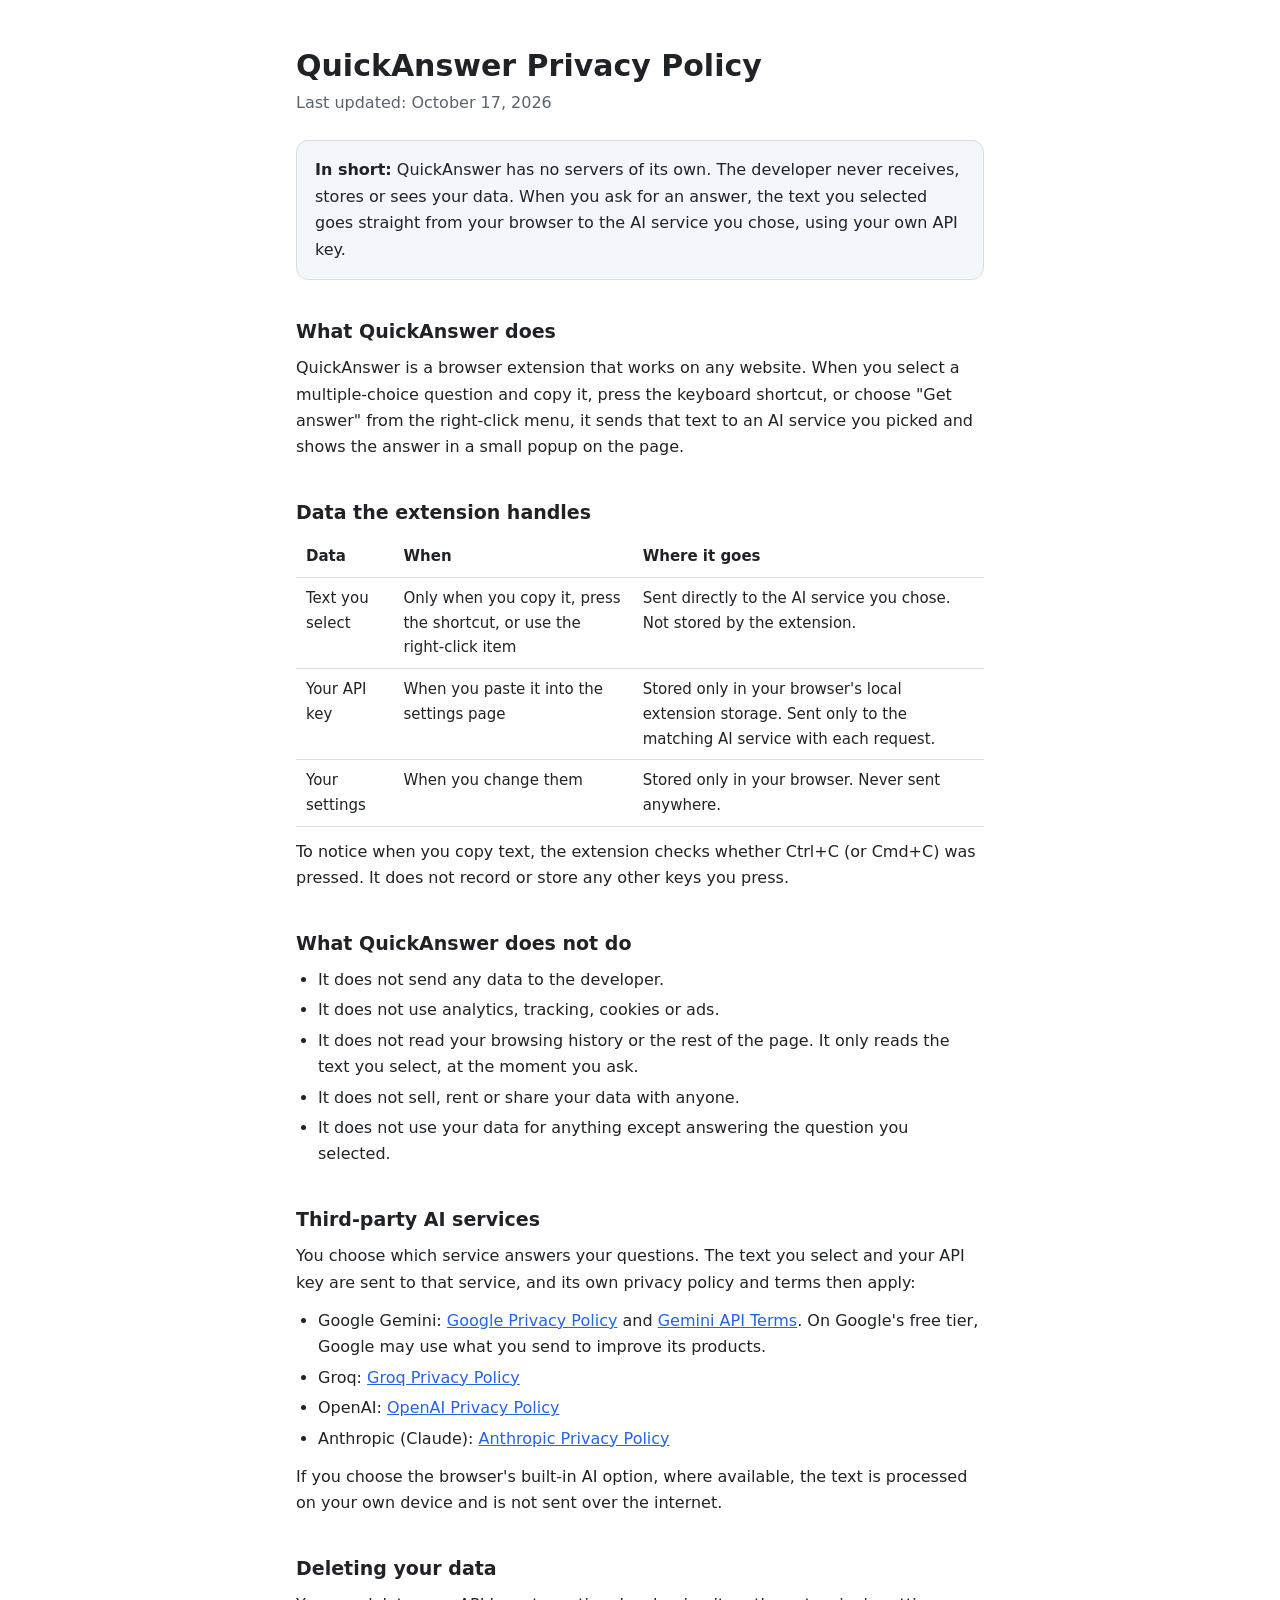
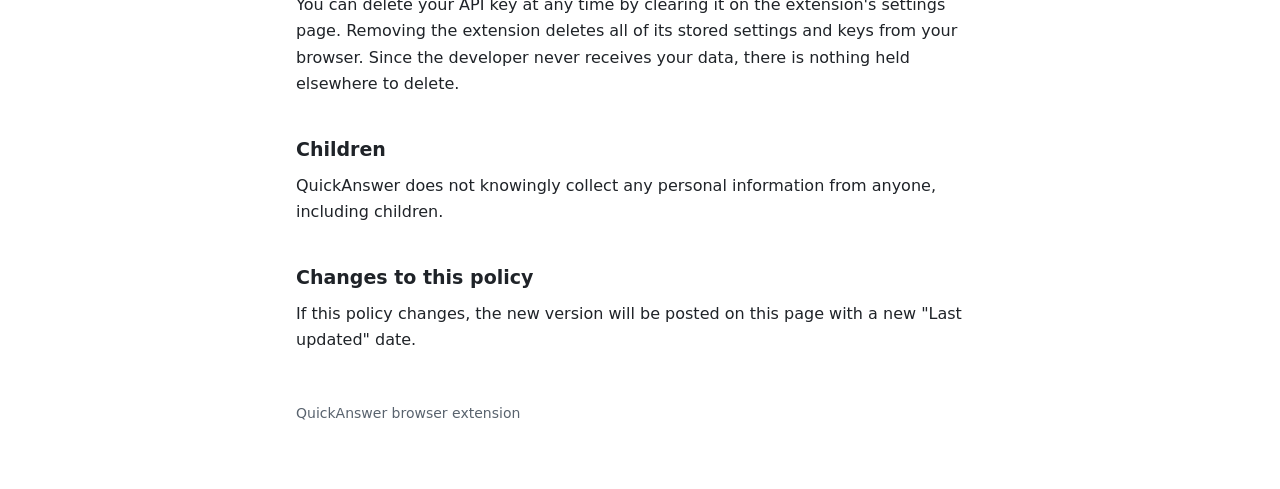
<file: docs/index.html>
<!doctype html>
<html lang="en">
<head>
  <meta charset="utf-8" />
  <meta name="viewport" content="width=device-width, initial-scale=1" />
  <title>QuickAnswer Privacy Policy</title>
  <meta name="description" content="Privacy policy for the QuickAnswer browser extension." />
  <style>
    :root {
      --bg: #ffffff;
      --text: #1f2328;
      --muted: #59636e;
      --border: #d8dee4;
      --accent: #2563eb;
      --soft: #f3f6fb;
    }
    @media (prefers-color-scheme: dark) {
      :root {
        --bg: #111316;
        --text: #e6e8eb;
        --muted: #9aa3ad;
        --border: #2c3138;
        --accent: #60a5fa;
        --soft: #181c21;
      }
    }
    * { box-sizing: border-box; }
    body {
      margin: 0;
      background: var(--bg);
      color: var(--text);
      font: 16px/1.65 system-ui, -apple-system, "Segoe UI", Roboto, sans-serif;
    }
    main { max-width: 720px; margin: 0 auto; padding: 48px 16px 64px; }
    h1 { font-size: 30px; line-height: 1.2; margin: 0 0 6px; }
    h2 { font-size: 19px; margin: 36px 0 8px; }
    p, ul { margin: 0 0 12px; }
    ul { padding-left: 22px; }
    li { margin: 4px 0; }
    a { color: var(--accent); }
    .meta { color: var(--muted); margin-bottom: 24px; }
    .summary {
      background: var(--soft);
      border: 1px solid var(--border);
      border-radius: 12px;
      padding: 16px 18px;
    }
    .summary p:last-child { margin: 0; }
    table { width: 100%; border-collapse: collapse; margin: 8px 0 12px; font-size: 15px; }
    th, td { text-align: left; padding: 8px 10px; border-bottom: 1px solid var(--border); vertical-align: top; }
    th { font-weight: 600; }
    footer { margin-top: 48px; color: var(--muted); font-size: 14px; }
  </style>
</head>
<body>
  <main>
    <h1>QuickAnswer Privacy Policy</h1>
    <p class="meta">Last updated: October 17, 2026</p>

    <div class="summary">
      <p><strong>In short:</strong> QuickAnswer has no servers of its own. The developer never receives, stores or sees your data. When you ask for an answer, the text you selected goes straight from your browser to the AI service you chose, using your own API key.</p>
    </div>

    <h2>What QuickAnswer does</h2>
    <p>QuickAnswer is a browser extension that works on any website. When you select a multiple-choice question and copy it, press the keyboard shortcut, or choose "Get answer" from the right-click menu, it sends that text to an AI service you picked and shows the answer in a small popup on the page.</p>

    <h2>Data the extension handles</h2>
    <table>
      <thead>
        <tr><th>Data</th><th>When</th><th>Where it goes</th></tr>
      </thead>
      <tbody>
        <tr>
          <td>Text you select</td>
          <td>Only when you copy it, press the shortcut, or use the right-click item</td>
          <td>Sent directly to the AI service you chose. Not stored by the extension.</td>
        </tr>
        <tr>
          <td>Your API key</td>
          <td>When you paste it into the settings page</td>
          <td>Stored only in your browser's local extension storage. Sent only to the matching AI service with each request.</td>
        </tr>
        <tr>
          <td>Your settings</td>
          <td>When you change them</td>
          <td>Stored only in your browser. Never sent anywhere.</td>
        </tr>
      </tbody>
    </table>
    <p>To notice when you copy text, the extension checks whether Ctrl+C (or Cmd+C) was pressed. It does not record or store any other keys you press.</p>

    <h2>What QuickAnswer does not do</h2>
    <ul>
      <li>It does not send any data to the developer.</li>
      <li>It does not use analytics, tracking, cookies or ads.</li>
      <li>It does not read your browsing history or the rest of the page. It only reads the text you select, at the moment you ask.</li>
      <li>It does not sell, rent or share your data with anyone.</li>
      <li>It does not use your data for anything except answering the question you selected.</li>
    </ul>

    <h2>Third-party AI services</h2>
    <p>You choose which service answers your questions. The text you select and your API key are sent to that service, and its own privacy policy and terms then apply:</p>
    <ul>
      <li>Google Gemini: <a href="https://policies.google.com/privacy">Google Privacy Policy</a> and <a href="https://ai.google.dev/gemini-api/terms">Gemini API Terms</a>. On Google's free tier, Google may use what you send to improve its products.</li>
      <li>Groq: <a href="https://groq.com/privacy-policy/">Groq Privacy Policy</a></li>
      <li>OpenAI: <a href="https://openai.com/policies/privacy-policy">OpenAI Privacy Policy</a></li>
      <li>Anthropic (Claude): <a href="https://www.anthropic.com/legal/privacy">Anthropic Privacy Policy</a></li>
    </ul>
    <p>If you choose the browser's built-in AI option, where available, the text is processed on your own device and is not sent over the internet.</p>

    <h2>Deleting your data</h2>
    <p>You can delete your API key at any time by clearing it on the extension's settings page. Removing the extension deletes all of its stored settings and keys from your browser. Since the developer never receives your data, there is nothing held elsewhere to delete.</p>

    <h2>Children</h2>
    <p>QuickAnswer does not knowingly collect any personal information from anyone, including children.</p>

    <h2>Changes to this policy</h2>
    <p>If this policy changes, the new version will be posted on this page with a new "Last updated" date.</p>

    <footer>QuickAnswer browser extension</footer>
  </main>
</body>
</html>
</file>
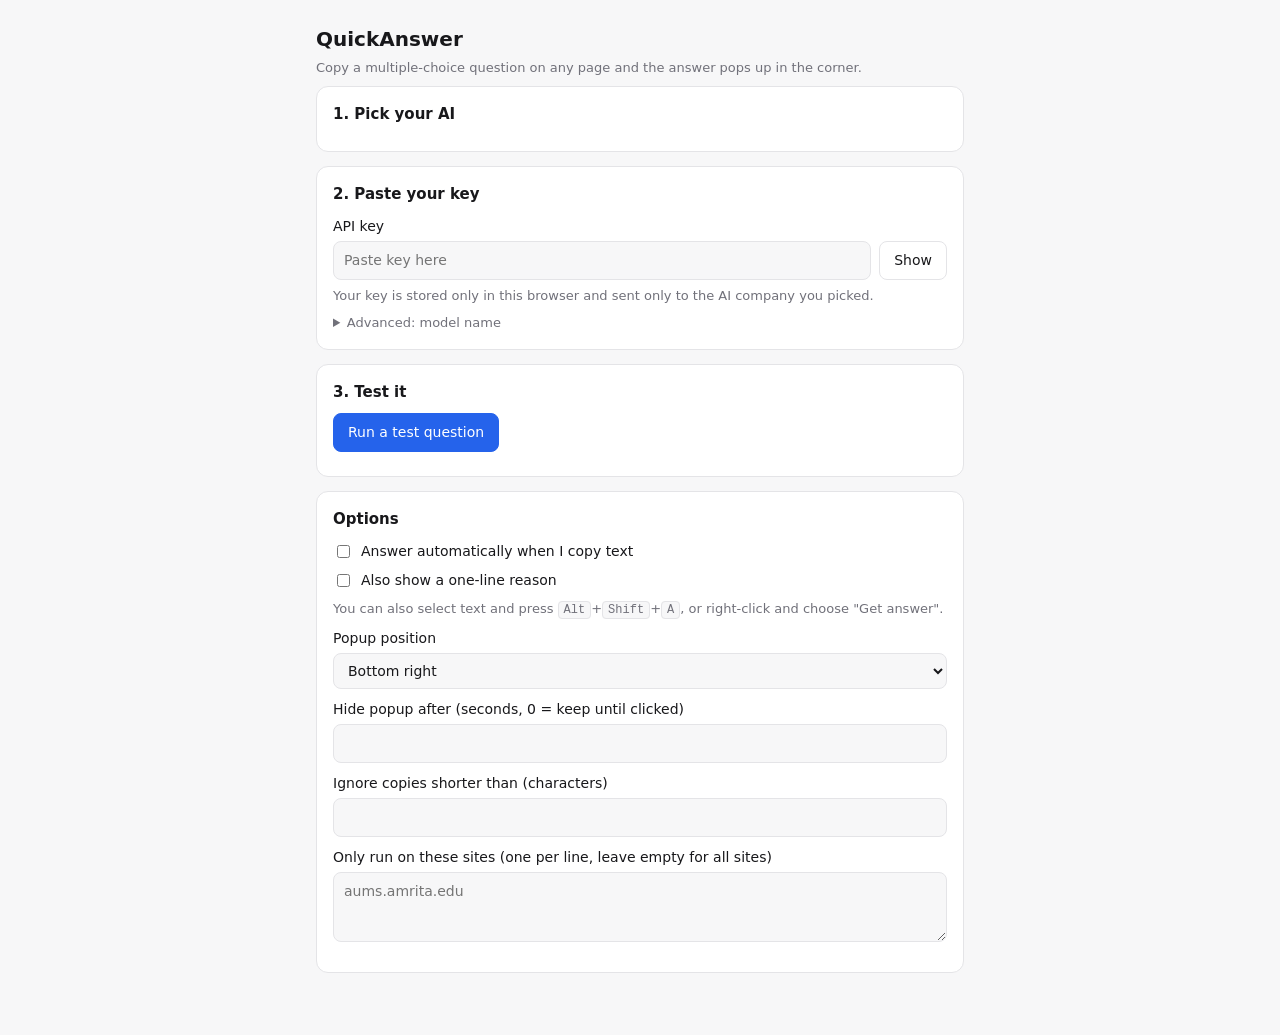
<file: options.html>
<!doctype html>
<html>
  <head>
    <meta charset="utf-8" />
    <meta name="viewport" content="width=device-width, initial-scale=1" />
    <title>QuickAnswer Settings</title>
    <link rel="stylesheet" href="ui.css" />
    <style>
      main { max-width: 680px; margin: 0 auto; padding: 24px 16px 48px; }
    </style>
  </head>
  <body>
    <main>
      <h1>QuickAnswer</h1>
      <p class="muted">Copy a multiple-choice question on any page and the answer pops up in the corner.</p>

      <section class="card">
        <h2>1. Pick your AI</h2>
        <div class="providers" id="providers"></div>
      </section>

      <section class="card" id="keyCard">
        <h2>2. Paste your key</h2>
        <div id="keySteps"></div>
        <label for="key">API key</label>
        <div class="row">
          <input type="password" id="key" placeholder="Paste key here" autocomplete="off" style="flex: 1" />
          <button id="showKey" type="button">Show</button>
        </div>
        <p class="muted" style="margin-top: 6px">Your key is stored only in this browser and sent only to the AI company you picked.</p>
        <details style="margin-top: 8px">
          <summary class="muted">Advanced: model name</summary>
          <input type="text" id="model" style="margin-top: 6px" />
        </details>
      </section>

      <section class="card" id="builtinCard" hidden>
        <h2>2. Download the model</h2>
        <p>Chrome can run a small AI model on your own computer. No key or account needed. It needs desktop Chrome, about 22 GB of free disk space, and a decent GPU or 16 GB of RAM.</p>
        <p class="muted">It's less accurate than the online options on hard questions.</p>
        <button id="download" class="primary">Download model</button>
        <div class="status" id="builtinStatus"></div>
      </section>

      <section class="card">
        <h2>3. Test it</h2>
        <button id="test" class="primary">Run a test question</button>
        <div class="status" id="testStatus"></div>
      </section>

      <section class="card">
        <h2>Options</h2>
        <label class="check"><input type="checkbox" id="triggerOnCopy" /> Answer automatically when I copy text</label>
        <label class="check"><input type="checkbox" id="showReason" /> Also show a one-line reason</label>
        <p class="muted">You can also select text and press <kbd>Alt</kbd>+<kbd>Shift</kbd>+<kbd>A</kbd>, or right-click and choose "Get answer".</p>

        <label for="position">Popup position</label>
        <select id="position">
          <option value="bottom-right">Bottom right</option>
          <option value="bottom-left">Bottom left</option>
          <option value="top-right">Top right</option>
          <option value="top-left">Top left</option>
        </select>

        <label for="hideAfter">Hide popup after (seconds, 0 = keep until clicked)</label>
        <input type="number" id="hideAfter" min="0" max="120" />

        <label for="minLength">Ignore copies shorter than (characters)</label>
        <input type="number" id="minLength" min="0" max="500" />

        <label for="sites">Only run on these sites (one per line, leave empty for all sites)</label>
        <textarea id="sites" placeholder="aums.amrita.edu"></textarea>

        <div class="status" id="saveStatus"></div>
      </section>
    </main>
    <script src="common.js"></script>
    <script src="options.js"></script>
  </body>
</html>
</file>
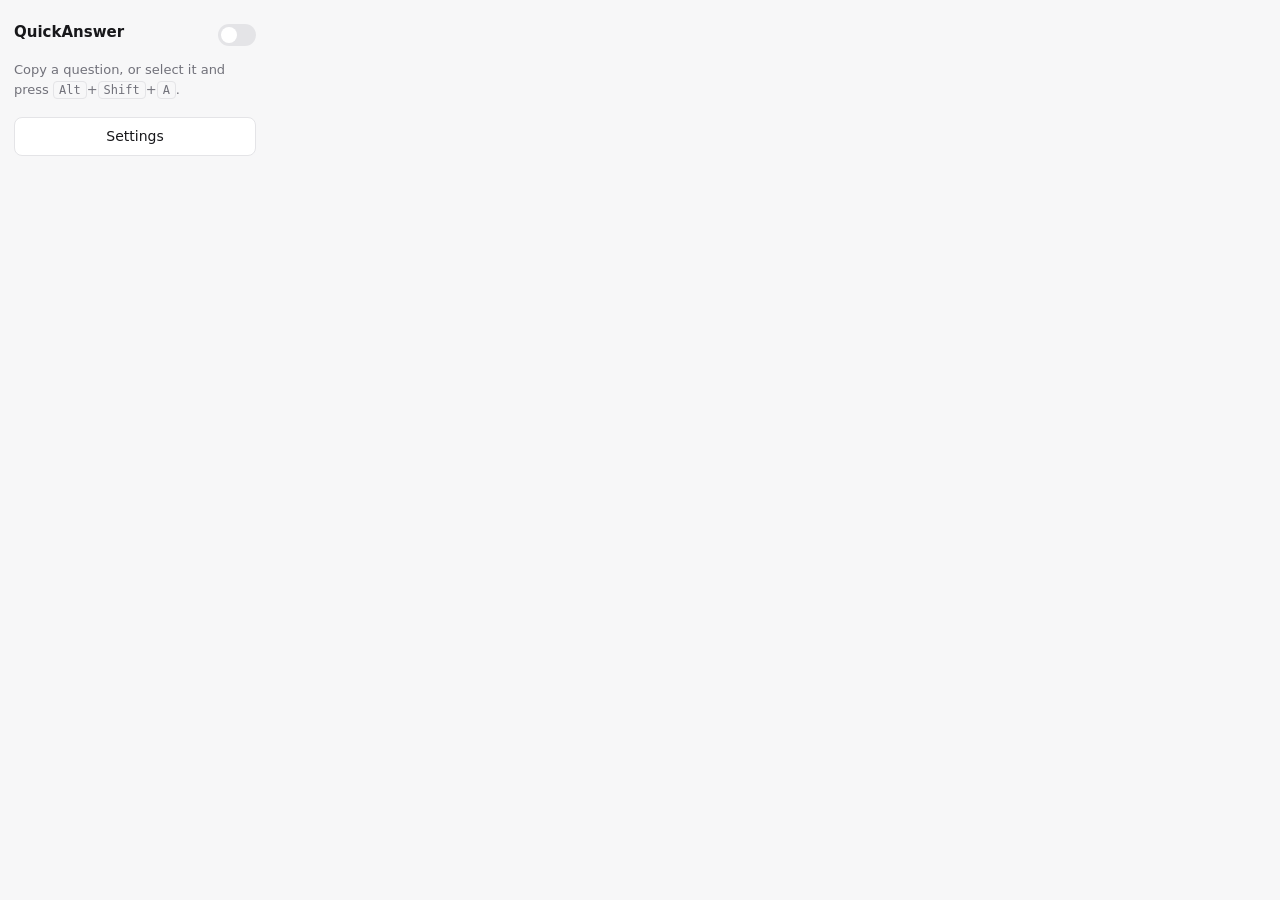
<file: popup.html>
<!doctype html>
<html>
  <head>
    <meta charset="utf-8" />
    <title>QuickAnswer</title>
    <link rel="stylesheet" href="ui.css" />
    <style>
      body { width: 270px; padding: 14px; }
      .top { display: flex; justify-content: space-between; align-items: center; margin-bottom: 10px; }
      .top b { font-size: 15px; }
      .switch { position: relative; width: 38px; height: 22px; }
      .switch input { opacity: 0; width: 0; height: 0; }
      .slider { position: absolute; inset: 0; border-radius: 22px; background: var(--border); cursor: pointer; transition: .2s; }
      .slider::before { content: ""; position: absolute; width: 16px; height: 16px; left: 3px; top: 3px; border-radius: 50%; background: #fff; transition: .2s; }
      .switch input:checked + .slider { background: var(--accent); }
      .switch input:checked + .slider::before { transform: translateX(16px); }
      button { width: 100%; margin-top: 10px; }
    </style>
  </head>
  <body>
    <div class="top">
      <b>QuickAnswer</b>
      <label class="switch" title="Turn on or off"><input type="checkbox" id="enabled" /><span class="slider"></span></label>
    </div>
    <p class="muted" id="info"></p>
    <p class="muted">Copy a question, or select it and press <kbd>Alt</kbd>+<kbd>Shift</kbd>+<kbd>A</kbd>.</p>
    <button id="settings">Settings</button>
    <script src="common.js"></script>
    <script src="popup.js"></script>
  </body>
</html>
</file>
<file: ui.css>
:root {
  --bg: #f7f7f8;
  --card: #ffffff;
  --text: #18181b;
  --muted: #71717a;
  --border: #e4e4e7;
  --accent: #2563eb;
  --accent-text: #ffffff;
  --ok: #16a34a;
  --err: #dc2626;
  color-scheme: light dark;
}
@media (prefers-color-scheme: dark) {
  :root {
    --bg: #111113;
    --card: #1c1c1f;
    --text: #f4f4f5;
    --muted: #a1a1aa;
    --border: #2e2e33;
    --accent: #3b82f6;
    --ok: #4ade80;
    --err: #f87171;
  }
}
* { box-sizing: border-box; }
body {
  margin: 0;
  background: var(--bg);
  color: var(--text);
  font: 14px/1.5 system-ui, -apple-system, "Segoe UI", Roboto, sans-serif;
}
h1 { font-size: 20px; margin: 0 0 4px; }
h2 { font-size: 15px; margin: 0 0 10px; }
p { margin: 0 0 8px; }
a { color: var(--accent); }
.muted { color: var(--muted); font-size: 13px; }
.card {
  background: var(--card);
  border: 1px solid var(--border);
  border-radius: 12px;
  padding: 16px;
  margin-bottom: 14px;
}
label { display: block; font-weight: 500; margin: 10px 0 4px; }
input[type="text"], input[type="password"], input[type="number"], select, textarea {
  width: 100%;
  padding: 8px 10px;
  border-radius: 8px;
  border: 1px solid var(--border);
  background: var(--bg);
  color: var(--text);
  font: inherit;
}
textarea { min-height: 70px; resize: vertical; }
button {
  padding: 8px 14px;
  border-radius: 8px;
  border: 1px solid var(--border);
  background: var(--card);
  color: var(--text);
  font: inherit;
  font-weight: 500;
  cursor: pointer;
}
button.primary { background: var(--accent); color: var(--accent-text); border-color: var(--accent); }
button:disabled { opacity: 0.6; cursor: default; }
.row { display: flex; gap: 8px; align-items: center; flex-wrap: wrap; }
.check { display: flex; gap: 8px; align-items: center; font-weight: 400; margin: 8px 0; }
.status { font-size: 13px; margin-top: 8px; white-space: pre-wrap; }
.status.ok { color: var(--ok); }
.status.err { color: var(--err); }
.providers { display: grid; grid-template-columns: repeat(auto-fill, minmax(150px, 1fr)); gap: 8px; }
.provider {
  border: 1px solid var(--border);
  border-radius: 10px;
  padding: 10px;
  cursor: pointer;
  background: var(--bg);
}
.provider input { display: none; }
.provider.selected { border-color: var(--accent); box-shadow: 0 0 0 1px var(--accent); }
.provider b { display: block; }
.tag { font-size: 11px; color: var(--ok); font-weight: 600; }
.tag.paid { color: var(--muted); }
ol { margin: 6px 0 0; padding-left: 20px; }
ol li { margin: 3px 0; }
kbd {
  font: 12px ui-monospace, monospace;
  padding: 1px 5px;
  border: 1px solid var(--border);
  border-radius: 4px;
  background: var(--bg);
}
</file>
